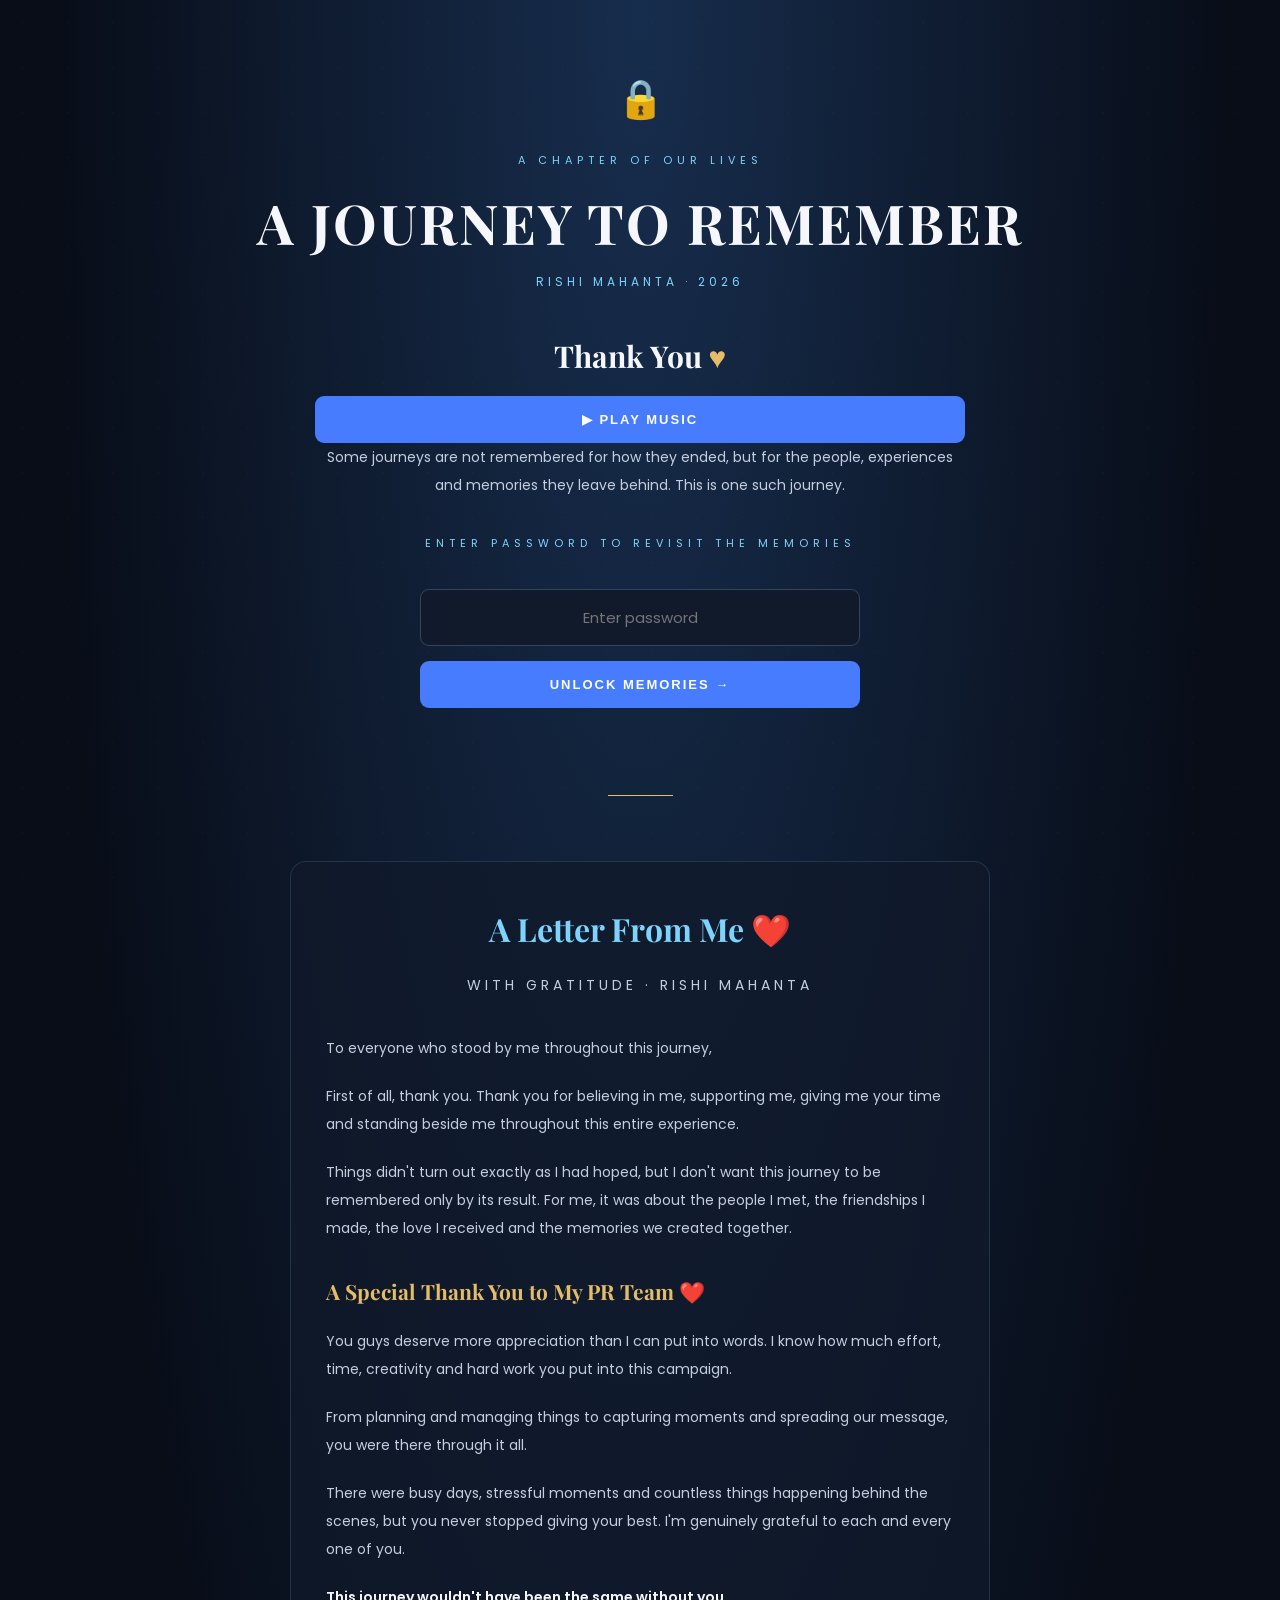
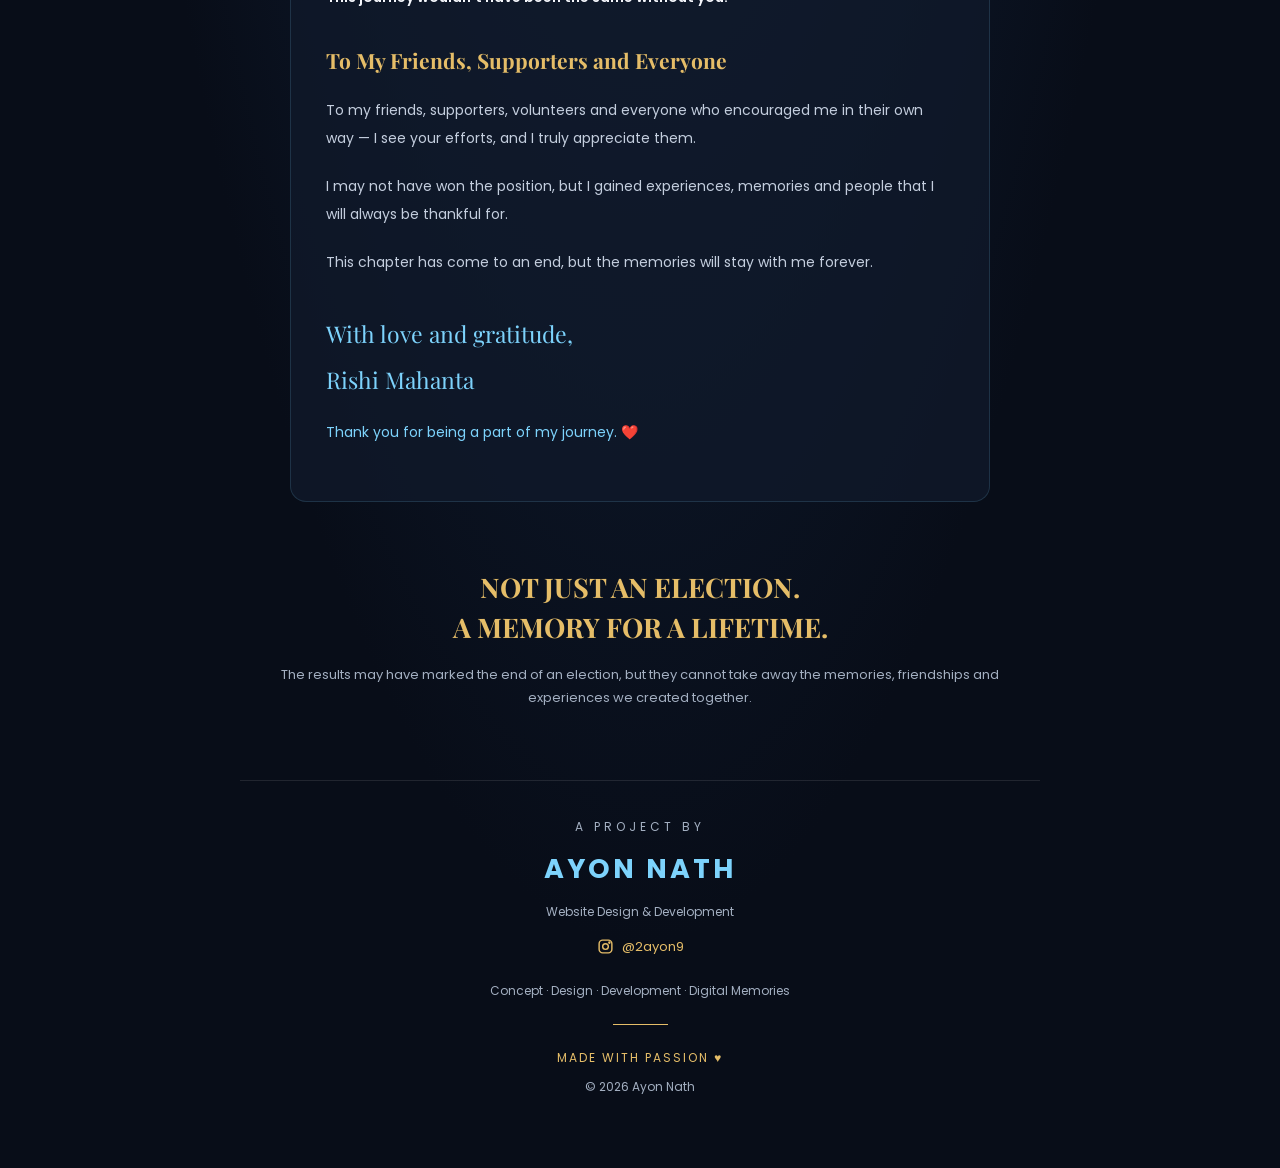
<file: index.html>
<!DOCTYPE html>
<html lang="en">
<head>
<meta charset="UTF-8">
<meta name="viewport" content="width=device-width, initial-scale=1.0">

<title>A Journey to Remember | Rishi Mahanta</title>

<meta name="description" content="A journey of memories, friendships and unforgettable moments. Rishi Mahanta 2026.">

<link rel="preconnect" href="https://fonts.googleapis.com">
<link rel="preconnect" href="https://fonts.gstatic.com" crossorigin>

<link href="https://fonts.googleapis.com/css2?family=Playfair+Display:wght@400;500;600;700&family=Poppins:wght@300;400;500;600&display=swap" rel="stylesheet">

<style>
* {
    margin: 0;
    padding: 0;
    box-sizing: border-box;
}

html {
    scroll-behavior: smooth;
}

body {
    min-height: 100vh;
    font-family: 'Poppins', sans-serif;
    background: radial-gradient(ellipse at 50% 0%, #172d4d 0%, #080d18 65%);
    color: #f5f7fc;
    overflow-x: hidden;
}

body::before {
    content: "";
    position: fixed;
    inset: 0;
    pointer-events: none;
    background-image: radial-gradient(circle, rgba(125,211,252,.2) 1px, transparent 1px);
    background-size: 45px 45px;
    opacity: .15;
}

.container {
    width: 100%;
    max-width: 850px;
    margin: auto;
    padding: 70px 25px 35px;
    position: relative;
    z-index: 1;
}

.hero {
    text-align: center;
    animation: appear 1.2s ease;
}

.lock {
    font-size: 38px;
    margin-bottom: 25px;
}

.tag {
    color: #7dd3fc;
    font-size: 11px;
    letter-spacing: 5px;
    margin-bottom: 20px;
}

h1 {
    font-family: 'Playfair Display', serif;
    font-size: clamp(30px, 7vw, 55px);
    letter-spacing: 2px;
    line-height: 1.2;
}

.subtitle {
    color: #7dd3fc;
    font-size: 12px;
    letter-spacing: 4px;
    margin-top: 18px;
}

.intro {
    max-width: 650px;
    margin: 45px auto 35px;
    text-align: center;
}

.intro h2 {
    font-family: 'Playfair Display', serif;
    font-size: 30px;
    margin-bottom: 20px;
}

.intro p {
    color: #c4cede;
    font-size: 14px;
    line-height: 2;
}

.password-section {
    max-width: 440px;
    margin: 35px auto;
    text-align: center;
}

.password-section .tag {
    line-height: 1.8;
}

input {
    width: 100%;
    padding: 16px;
    border: 1px solid #34445d;
    background: #101a2b;
    border-radius: 9px;
    color: white;
    font-size: 15px;
    font-family: inherit;
    outline: none;
    text-align: center;
    margin: 15px 0;
}

input:focus {
    border-color: #7dd3fc;
    box-shadow: 0 0 15px rgba(125,211,252,.12);
}

button {
    width: 100%;
    padding: 16px;
    background: #477cff;
    border: none;
    border-radius: 9px;
    color: white;
    font-weight: 600;
    font-size: 13px;
    letter-spacing: 2px;
    cursor: pointer;
    transition: .3s;
}

button:hover {
    background: #6592ff;
    transform: translateY(-3px);
}

#error {
    color: #ff8585;
    font-size: 12px;
    margin-top: 12px;
    min-height: 20px;
}

.divider {
    width: 65px;
    height: 1px;
    background: #e5bd68;
    margin: 55px auto;
}

.letter {
    max-width: 700px;
    margin: 65px auto;
    padding: 35px;
    background: rgba(16,26,43,.75);
    border: 1px solid rgba(125,211,252,.15);
    border-radius: 16px;
    line-height: 2;
}

.letter-heading {
    text-align: center;
    margin-bottom: 35px;
}

.letter-heading h2 {
    font-family: 'Playfair Display', serif;
    font-size: 32px;
    color: #7dd3fc;
}

.letter-heading p {
    color: #a3afc1;
    font-size: 10px;
    letter-spacing: 4px;
    margin-top: 10px;
}

.letter p {
    color: #c4cede;
    font-size: 14px;
    margin-bottom: 20px;
}

.letter h3 {
    font-family: 'Playfair Display', serif;
    color: #e5bd68;
    font-size: 21px;
    margin: 28px 0 15px;
}

.letter strong {
    color: #f5f7fc;
    font-weight: 600;
}

.signature {
    margin-top: 35px;
    color: #7dd3fc;
    font-family: 'Playfair Display', serif;
    font-size: 23px;
}

.closing {
    text-align: center;
    margin: 65px auto;
}

.closing h2 {
    font-family: 'Playfair Display', serif;
    font-size: 27px;
    line-height: 1.5;
    color: #e5bd68;
}

.closing p {
    color: #a3afc1;
    font-size: 13px;
    margin-top: 15px;
    line-height: 1.8;
}

.credits {
    margin-top: 70px;
    padding: 35px 15px;
    text-align: center;
    border-top: 1px solid rgba(255,255,255,.1);
}

.credit-label {
    color: #a3afc1;
    font-size: 11px;
    letter-spacing: 4px;
}

.credits h2 {
    font-family: 'Poppins', sans-serif;
    color: #7dd3fc;
    font-size: 27px;
    letter-spacing: 3px;
    margin: 12px 0;
}

.credits p {
    font-size: 12px;
    color: #a3afc1;
    line-height: 1.8;
}

.credit-instagram {
    display: inline-flex;
    align-items: center;
    gap: 8px;
    color: #e5bd68;
    text-decoration: none;
    font-size: 13px;
    margin-top: 14px;
    transition: .3s;
}

.credit-instagram:hover {
    color: #7dd3fc;
    transform: translateY(-2px);
}

.credit-work {
    margin-top: 18px;
}

.credit-line {
    width: 55px;
    height: 1px;
    background: #e5bd68;
    margin: 22px auto;
}

.credits .credit-bottom {
    color: #e5bd68;
    letter-spacing: 2px;
}

.credits .copyright {
    margin-top: 8px;
}

@keyframes appear {
    from {
        opacity: 0;
        transform: translateY(25px);
    }

    to {
        opacity: 1;
        transform: translateY(0);
    }
}

@media (max-width: 600px) {
    .container {
        padding: 50px 18px 25px;
    }

    .letter {
        padding: 24px 19px;
    }

    .letter-heading h2 {
        font-size: 27px;
    }

    .letter p {
        font-size: 13px;
    }

    .tag {
        letter-spacing: 3px;
    }

    .intro h2 {
        font-size: 26px;
    }

    .closing h2 {
        font-size: 23px;
    }
    .music-button {
    width: auto;
    min-width: unset;
    padding: 7px 16px;
    display: inline-block;
    margin: 12px auto;
    font-size: 9px;
    letter-spacing: 1px;
    border-radius: 20px;
}
}
</style>
</head>

<body>

<!-- BACKGROUND MUSIC: ENTRANCE PAGE ONLY -->
<audio id="backgroundMusic" loop preload="auto">
    <source src="./memory-music.mp3" type="audio/mpeg">
</audio>

<main class="container">

    <!-- HERO SECTION -->
    <section class="hero">

        <div class="lock">🔒</div>

        <p class="tag">A CHAPTER OF OUR LIVES</p>

        <h1>A JOURNEY TO REMEMBER</h1>

        <p class="subtitle">
            RISHI MAHANTA · 2026
        </p>

    </section>

    <!-- INTRODUCTION -->
    <section class="intro">

        <h2>Thank You <span style="color:#e5bd68;">♥</span></h2>
        <button type="button" id="musicButton" class="music-button">
    ▶ PLAY MUSIC
</button>

        <p>
            Some journeys are not remembered for how they ended,
            but for the people, experiences and memories they leave behind.
            This is one such journey.
        </p>

    </section>

    <!-- PASSWORD SECTION -->
    <section class="password-section">

        <p class="tag">
            ENTER PASSWORD TO REVISIT THE MEMORIES
        </p>

        <form id="unlockForm">

            <input
                type="password"
                id="password"
                placeholder="Enter password"
                autocomplete="off"
                required
            >

            <button type="submit">
                UNLOCK MEMORIES →
            </button>

        </form>

        <p id="error"></p>

    </section>

    <div class="divider"></div>

    <!-- PERSONAL LETTER FROM RISHI -->
    <section class="letter">

        <div class="letter-heading">

            <h2>A Letter From Me ❤️</h2>

            <p>WITH GRATITUDE · RISHI MAHANTA</p>

        </div>

        <p>
            To everyone who stood by me throughout this journey,
        </p>

        <p>
            First of all, thank you. Thank you for believing in me,
            supporting me, giving me your time and standing beside
            me throughout this entire experience.
        </p>

        <p>
            Things didn't turn out exactly as I had hoped, but I
            don't want this journey to be remembered only by its
            result. For me, it was about the people I met, the
            friendships I made, the love I received and the
            memories we created together.
        </p>

        <h3>A Special Thank You to My PR Team ❤️</h3>

        <p>
            You guys deserve more appreciation than I can put
            into words. I know how much effort, time, creativity
            and hard work you put into this campaign.
        </p>

        <p>
            From planning and managing things to capturing
            moments and spreading our message, you were there
            through it all.
        </p>

        <p>
            There were busy days, stressful moments and countless
            things happening behind the scenes, but you never
            stopped giving your best. I'm genuinely grateful to
            each and every one of you.
        </p>

        <p>
            <strong>
                This journey wouldn't have been the same without you.
            </strong>
        </p>

        <h3>To My Friends, Supporters and Everyone</h3>

        <p>
            To my friends, supporters, volunteers and everyone
            who encouraged me in their own way — I see your
            efforts, and I truly appreciate them.
        </p>

        <p>
            I may not have won the position, but I gained
            experiences, memories and people that I will always
            be thankful for.
        </p>

        <p>
            This chapter has come to an end, but the memories
            will stay with me forever.
        </p>

        <div class="signature">
            With love and gratitude,<br>
            Rishi Mahanta
        </div>

        <p style="color:#7dd3fc; margin-top:15px;">
            Thank you for being a part of my journey. ❤️
        </p>

    </section>

    <!-- CLOSING SECTION -->
    <section class="closing">

        <h2>
            NOT JUST AN ELECTION.<br>
            A MEMORY FOR A LIFETIME.
        </h2>

        <p>
            The results may have marked the end of an election,
            but they cannot take away the memories, friendships
            and experiences we created together.
        </p>

    </section>

    <!-- DEVELOPER CREDITS -->
    <footer class="credits">

        <p class="credit-label">
            A PROJECT BY
        </p>

        <h2>AYON NATH</h2>

        <p>
            Website Design &amp; Development
        </p>

        <a
            href="https://www.instagram.com/2ayon9/"
            target="_blank"
            rel="noopener noreferrer"
            class="credit-instagram"
        >

            <svg xmlns="http://www.w3.org/2000/svg"
                 width="17" height="17"
                 viewBox="0 0 24 24"
                 fill="none"
                 stroke="currentColor"
                 stroke-width="2"
                 stroke-linecap="round"
                 stroke-linejoin="round">

                <rect x="3" y="3" width="18" height="18" rx="5"/>
                <circle cx="12" cy="12" r="4"/>
                <circle cx="17.5" cy="6.5" r=".8" fill="currentColor"/>

            </svg>

            @2ayon9

        </a>

        <p class="credit-work">
            Concept · Design · Development · Digital Memories
        </p>

        <div class="credit-line"></div>

        <p class="credit-bottom">
            MADE WITH PASSION ♥
        </p>

        <p class="copyright">
            © 2026 Ayon Nath
        </p>

    </footer>

</main>

<!-- JAVASCRIPT -->
<script>

// MUSIC PLAY / PAUSE BUTTON
const music = document.getElementById("backgroundMusic");
const musicButton = document.getElementById("musicButton");

musicButton.addEventListener("click", async function() {
    try {
        if (music.paused) {
            await music.play();
            musicButton.textContent = "⏸ PAUSE MUSIC";
        } else {
            music.pause();
            musicButton.textContent = "▶ PLAY MUSIC";
        }
    } catch (error) {
        console.log("Music playback error:", error);
    }
});

music.addEventListener("ended", function() {
    musicButton.textContent = "▶ PLAY MUSIC";
});

// PASSWORD VALIDATION
const correctPassword = "RISHI2026";

const unlockForm = document.getElementById("unlockForm");

unlockForm.addEventListener("submit", function(event) {
    event.preventDefault();

    const enteredPassword = document.getElementById("password").value.trim();
    const errorMessage = document.getElementById("error");

    if (enteredPassword === correctPassword) {
        window.location.href = "home.html";
    } else {
        errorMessage.textContent = "Incorrect password. Please try again.";
        document.getElementById("password").value = "";
    }
});

// START MUSIC WHEN VISITOR SCROLLS

window.addEventListener("scroll", startMusicOnScroll, {
    passive: true
});
</script>

</body>
</html>
</file>
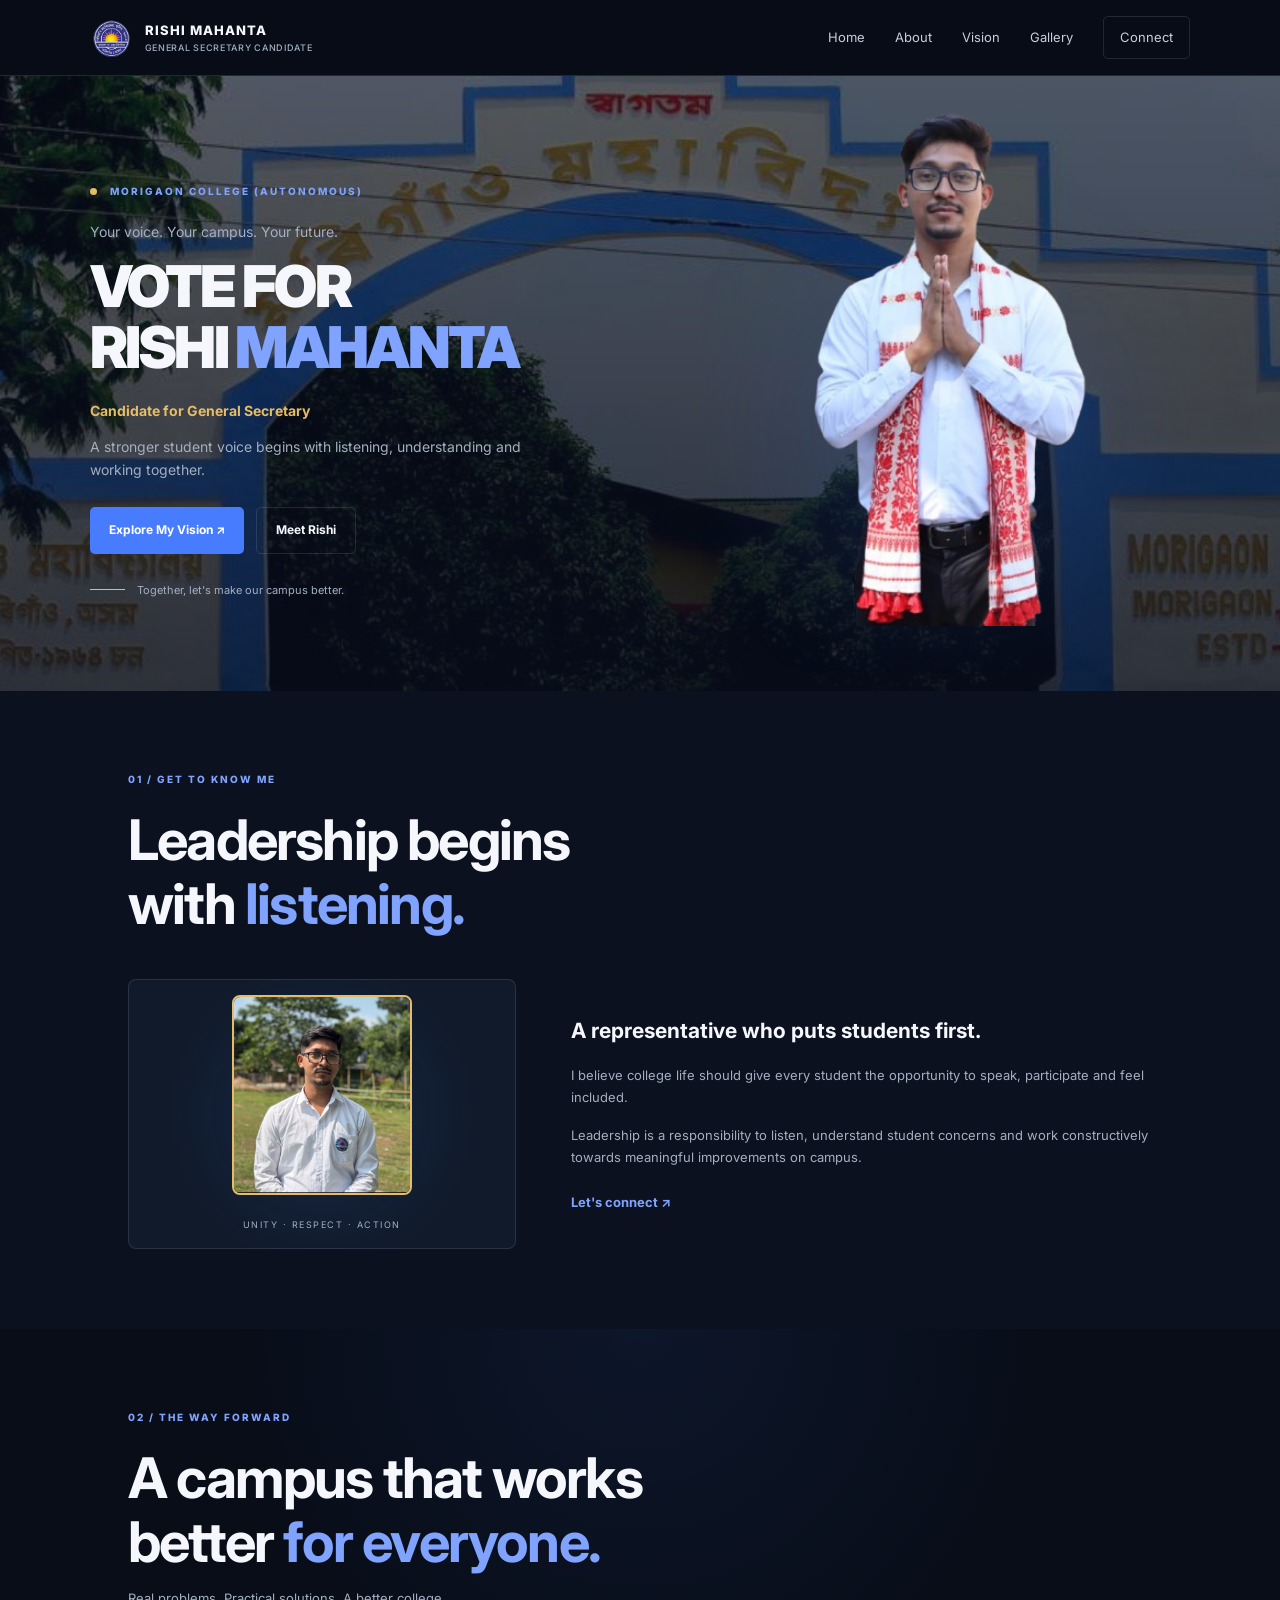
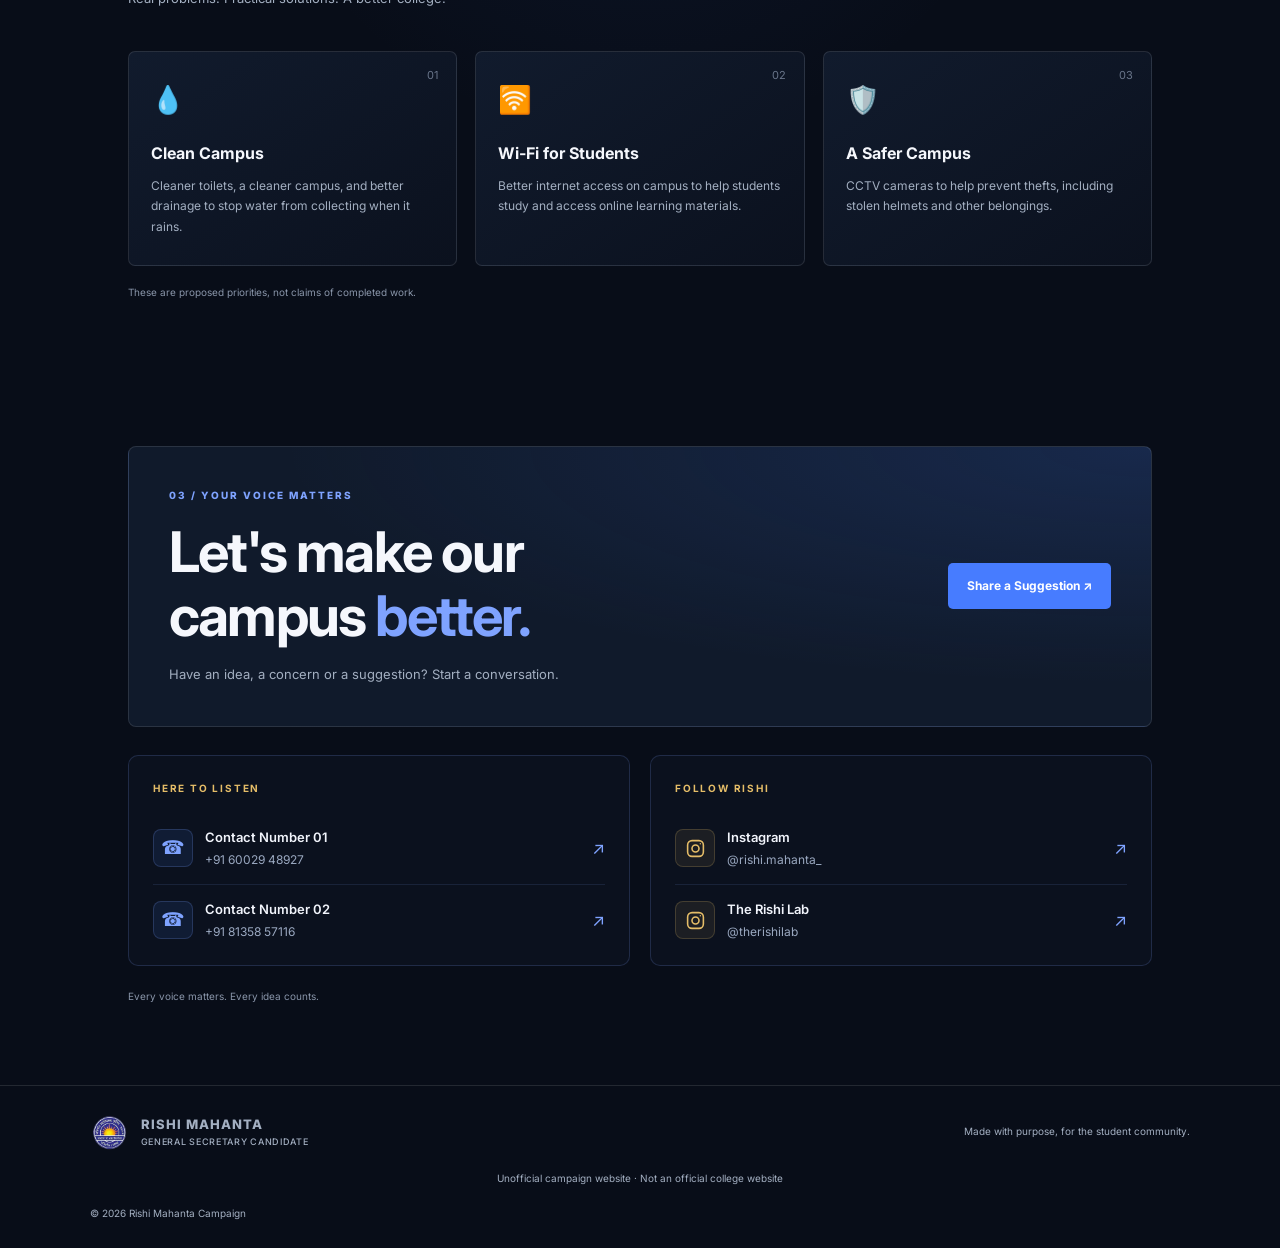
<file: home.html>
<!DOCTYPE html>
<html lang="en">
<head>
  <meta charset="UTF-8">
  <meta name="viewport" content="width=device-width, initial-scale=1.0">
  <meta name="theme-color" content="#080d18">
  <meta name="description" content="Meet Rishi Mahanta, candidate for General Secretary at Morigaon College (Autonomous).">
  <title>Rishi Mahanta | General Secretary Candidate</title>

  <link rel="preconnect" href="https://fonts.googleapis.com">
  <link rel="preconnect" href="https://fonts.gstatic.com" crossorigin>
  <link href="https://fonts.googleapis.com/css2?family=Inter:wght@400;500;600;700;800;900&display=swap" rel="stylesheet">

  <link rel="stylesheet" href="style.css">
  <script src="script.js" defer></script>
</head>

<body>

<header class="header">
  <a class="brand" href="#home" aria-label="Rishi Mahanta home">
    <img
      src="./morigaon-college-logo.png"
      alt="Morigaon College logo"
      class="college-logo"
    >
    <span class="brand-text">
      RISHI MAHANTA
      <small>GENERAL SECRETARY CANDIDATE</small>
    </span>
  </a>

  <button
    class="menu-toggle"
    id="menuToggle"
    aria-label="Open navigation"
    aria-expanded="false"
    aria-controls="navigation"
  >☰</button>

  <nav class="navigation" id="navigation">
    <a href="#home">Home</a>
    <a href="#about">About</a>
    <a href="#vision">Vision</a>
    <a href="./gallery.html">Gallery</a>
    <a href="#contact" class="nav-cta">Connect</a>
  </nav>
</header>

<main>

  <!-- HERO SECTION -->
  <section class="hero section" id="home">

    <div class="hero-content reveal">
      <p class="eyebrow">
        <span class="eyebrow-dot"></span>
        MORIGAON COLLEGE (AUTONOMOUS)
      </p>

      <p class="hero-intro">Your voice. Your campus. Your future.</p>

      <h1>
        VOTE FOR<br>
        RISHI <span>MAHANTA</span>
      </h1>

      <p class="candidate-role">Candidate for General Secretary</p>

      <p class="hero-description">
        A stronger student voice begins with listening,
        understanding and working together.
      </p>

      <div class="hero-actions">
        <a href="#vision" class="button button-primary">
          Explore My Vision ↗
        </a>
        <a href="#about" class="button button-outline">
          Meet Rishi
        </a>
      </div>

      <div class="hero-note">
        <span class="note-line"></span>
        Together, let's make our campus better.
      </div>
    </div>

    <!-- LARGER CANDIDATE PHOTO -->
    <div class="hero-visual reveal">
      <div class="portrait-glow"></div>

      <div class="portrait-frame">
        <img
          src="./Rishi Namaskar.png"
          alt="Rishi Mahanta wearing a traditional Assamese gamusa"
          class="candidate-photo"
        >
      </div>
    </div>

  </section>

  <!-- ABOUT SECTION -->
  <section class="about section" id="about">

    <div class="section-heading reveal">
      <p class="eyebrow">01 / GET TO KNOW ME</p>
      <h2>
        Leadership begins<br>
        with <span>listening.</span>
      </h2>
    </div>

    <div class="about-grid">

    <div class="about-symbol reveal">
    <img
        src="./Rishi portrait.jpeg"
        alt="Rishi Mahanta"
        class="about-photo"
        style="width: 180px; height: 200px; max-width: 180px; object-fit: cover; object-position: center top; display: block; flex: 0 0 200px; border-radius: 8px; border: 2px solid #e5bd68;"

    >
    <p class="symbol-caption">UNITY · RESPECT · ACTION</p>
</div>

      <div class="about-copy reveal">
        <h3>A representative who puts students first.</h3>

        <p>
          I believe college life should give every student
          the opportunity to speak, participate and feel included.
        </p>

        <p>
          Leadership is a responsibility to listen, understand
          student concerns and work constructively towards
          meaningful improvements on campus.
        </p>

        <a href="#contact" class="text-link">Let's connect ↗</a>
      </div>

    </div>
  </section>

  <!-- VISION SECTION -->
  <section class="vision section" id="vision">

    <div class="section-heading reveal">
      <p class="eyebrow">02 / THE WAY FORWARD</p>

      <h2>
        A campus that works<br>
        better <span>for everyone.</span>
      </h2>

      <p class="section-description">
        Real problems. Practical solutions. A better college.
      </p>
    </div>

    <div class="vision-grid">

      <article class="vision-card reveal">
        <span class="card-number">01</span>
        <span class="card-icon" aria-hidden="true">💧</span>
        <h3>Clean Campus</h3>
        <p>
          Cleaner toilets, a cleaner campus, and better drainage
          to stop water from collecting when it rains.
        </p>
      </article>

      <article class="vision-card reveal">
        <span class="card-number">02</span>
        <span class="card-icon" aria-hidden="true">🛜</span>
        <h3>Wi-Fi for Students</h3>
        <p>
          Better internet access on campus to help students study
          and access online learning materials.
        </p>
      </article>

      <article class="vision-card reveal">
        <span class="card-number">03</span>
        <span class="card-icon" aria-hidden="true">🛡️</span>
        <h3>A Safer Campus</h3>
        <p>
          CCTV cameras to help prevent thefts, including stolen
  helmets and other belongings.
        </p>
      </article>

    </div>

    <p class="vision-disclaimer">
      These are proposed priorities, not claims of completed work.
    </p>

  </section>


<!-- CONTACT SECTION -->
<section class="contact section" id="contact">

  <div class="contact-panel reveal">
    <div>
      <p class="eyebrow">03 / YOUR VOICE MATTERS</p>

      <h2>
        Let's make our<br>
        campus <span>better.</span>
      </h2>

      <p class="contact-description">
        Have an idea, a concern or a suggestion?
        Start a conversation.
      </p>
    </div>

    <a
      class="button button-primary"
      href="mailto:rishi12mahanta@gmail.com?subject=Student%20Suggestion"
    >
      Share a Suggestion ↗
    </a>
  </div>

  <div class="contact-links reveal">

    <div class="contact-group">
      <p class="contact-group-label">HERE TO LISTEN</p>

      <a class="contact-link" href="tel:+916002948927">
        <span class="contact-icon" aria-hidden="true">☎</span>
        <span class="contact-link-text">
          <span class="contact-link-title">Contact Number 01</span>
          <span class="contact-link-detail">+91 60029 48927</span>
        </span>
        <span class="contact-arrow">↗</span>
      </a>

      <a class="contact-link" href="tel:+918135857116">
        <span class="contact-icon" aria-hidden="true">☎</span>
        <span class="contact-link-text">
          <span class="contact-link-title">Contact Number 02</span>
          <span class="contact-link-detail">+91 81358 57116</span>
        </span>
        <span class="contact-arrow">↗</span>
      </a>
    </div>

    <div class="contact-group">
      <p class="contact-group-label">FOLLOW RISHI</p>

      <a
        class="contact-link"
        href="https://www.instagram.com/rishi.mahanta_/"
        target="_blank"
        rel="noopener noreferrer"
      >
      
<span class="contact-icon instagram-icon">
  <svg
    xmlns="http://www.w3.org/2000/svg"
    width="21"
    height="21"
    viewBox="0 0 24 24"
    fill="none"
    stroke="currentColor"
    stroke-width="1.8"
    stroke-linecap="round"
    stroke-linejoin="round"
    aria-hidden="true"
  >
    <rect x="3" y="3" width="18" height="18" rx="5"/>
    <circle cx="12" cy="12" r="4"/>
    <circle cx="17.5" cy="6.5" r="0.8" fill="currentColor" stroke="none"/>
  </svg>
</span>

        <span class="contact-link-text">
          <span class="contact-link-title">Instagram</span>
          <span class="contact-link-detail">@rishi.mahanta_</span>
        </span>
        <span class="contact-arrow">↗</span>
      </a>

      <a
        class="contact-link"
        href="https://www.instagram.com/therishilab/"
        target="_blank"
        rel="noopener noreferrer"
      >
      
<span class="contact-icon instagram-icon">
  <svg
    xmlns="http://www.w3.org/2000/svg"
    width="21"
    height="21"
    viewBox="0 0 24 24"
    fill="none"
    stroke="currentColor"
    stroke-width="1.8"
    stroke-linecap="round"
    stroke-linejoin="round"
    aria-hidden="true"
  >
    <rect x="3" y="3" width="18" height="18" rx="5"/>
    <circle cx="12" cy="12" r="4"/>
    <circle cx="17.5" cy="6.5" r="0.8" fill="currentColor" stroke="none"/>
  </svg>
</span>

        <span class="contact-link-text">
          <span class="contact-link-title">The Rishi Lab</span>
          <span class="contact-link-detail">@therishilab</span>
        </span>
        <span class="contact-arrow">↗</span>
      </a>
    </div>

  </div>

  <p class="contact-note">
    Every voice matters. Every idea counts.
  </p>

</section>


<!-- FOOTER -->
<footer class="footer">

  <a class="brand" href="#home">
    <img
      src="./morigaon-college-logo.png"
      alt="Morigaon College logo"
      class="college-logo"
    >
    <span class="brand-text">
      RISHI MAHANTA
      <small>GENERAL SECRETARY CANDIDATE</small>
    </span>
  </a>

  <p>Made with purpose, for the student community.</p>

  <p class="footer-small">
    Unofficial campaign website · Not an official college website
  </p>

  <p>© <span id="year"></span> Rishi Mahanta Campaign</p>

</footer>

</body>
</html>
</file>
<file: style.css>
/* ==========================================
   RISHI MAHANTA CAMPAIGN WEBSITE
   ORIGINAL RESPONSIVE STYLESHEET
========================================== */

:root {
    --bg: #080d18;
    --panel: #101a2b;
    --blue: #477cff;
    --light-blue: #7fa3ff;
    --gold: #e5bd68;
    --white: #f5f7fc;
    --muted: #a3afc1;
    --border: rgba(255, 255, 255, 0.11);
}

* {
    margin: 0;
    padding: 0;
    box-sizing: border-box;
}

html {
    scroll-behavior: smooth;
    scroll-padding-top: 85px;
}

body {
    background: var(--bg);
    color: var(--white);
    font-family: "Inter", Arial, sans-serif;
    line-height: 1.7;
    overflow-x: hidden;
}

a {
    color: inherit;
    text-decoration: none;
}

button {
    font: inherit;
}

/* ==========================================
   HEADER
========================================== */

.header {
    min-height: 76px;
    padding: 10px 7%;
    display: flex;
    align-items: center;
    justify-content: space-between;
    gap: 20px;
    position: sticky;
    top: 0;
    z-index: 100;
    background: rgba(8, 13, 24, 0.97);
    border-bottom: 1px solid var(--border);
    backdrop-filter: blur(14px);
}

.brand {
    display: flex;
    align-items: center;
    gap: 11px;
    min-width: 0;
}

.college-logo {
    display: block;
    width: 44px;
    height: 44px;
    max-width: 44px;
    max-height: 44px;
    object-fit: contain;
    flex: 0 0 44px;
}

.brand-text {
    font-size: 13px;
    font-weight: 800;
    letter-spacing: 1px;
    line-height: 1.5;
}

.brand-text small {
    display: block;
    color: var(--muted);
    font-size: 9px;
    font-weight: 500;
    letter-spacing: 0.7px;
}

.navigation {
    display: flex;
    align-items: center;
    gap: 30px;
    color: #c7cede;
    font-size: 13px;
}

.navigation a {
    transition: color 0.2s ease;
}

.navigation a:hover {
    color: var(--light-blue);
}

.nav-cta {
    padding: 9px 16px;
    border: 1px solid var(--border);
    border-radius: 5px;
}

.menu-toggle {
    display: none;
    background: transparent;
    color: white;
    border: 0;
    font-size: 26px;
    cursor: pointer;
}

/* ==========================================
   SHARED SECTIONS
========================================== */

.section {
    padding: 80px 10%;
}

.eyebrow {
    color: var(--light-blue);
    font-size: 10px;
    font-weight: 800;
    letter-spacing: 2px;
    margin-bottom: 20px;
}

.eyebrow-dot {
    display: inline-block;
    width: 7px;
    height: 7px;
    background: var(--gold);
    border-radius: 50%;
    margin-right: 9px;
}

.section-heading {
    margin-bottom: 42px;
}

.section-heading h2,
.contact h2 {
    font-size: clamp(34px, 4.5vw, 56px);
    line-height: 1.15;
    letter-spacing: -1.8px;
}

.section-heading h2 span,
.contact h2 span {
    color: var(--light-blue);
}

/* ==========================================
   HERO SECTION
========================================== */

.hero {
    min-height: 610px;
    padding: 35px 7% 20px;
    display: grid;
    grid-template-columns: minmax(0, 1.1fr) minmax(0, 0.9fr);
    align-items: center;
    gap: 15px;
    position: relative;
    isolation: isolate;
    overflow: hidden;

    background-image:
        linear-gradient(
            rgba(7, 13, 28, 0.65),
            rgba(7, 13, 28, 0.82)
        ),
        url("./Mori_Banner.jpg");

    background-size: cover;
    background-position: center;
    background-repeat: no-repeat;
}

.hero-content {
    position: relative;
    z-index: 2;
    min-width: 0;
}

.hero-intro {
    color: var(--muted);
    font-size: 14px;
    margin-bottom: 12px;
}

.hero h1 {
    font-size: clamp(39px, 4.5vw, 68px);
    font-weight: 900;
    letter-spacing: -2.7px;
    line-height: 1.07;
}

.hero h1 span {
    color: var(--light-blue);
    white-space: nowrap;
}

.candidate-role {
    color: var(--gold);
    font-size: 14px;
    font-weight: 700;
    margin-top: 20px;
}

.hero-description {
    max-width: 440px;
    color: var(--muted);
    font-size: 14px;
    margin-top: 12px;
}

.hero-actions {
    display: flex;
    flex-wrap: wrap;
    gap: 12px;
    margin-top: 25px;
}

.button {
    display: inline-flex;
    align-items: center;
    justify-content: center;
    min-height: 46px;
    padding: 12px 19px;
    border-radius: 5px;
    font-size: 12px;
    font-weight: 700;
    transition: transform 0.2s ease, background 0.2s ease;
}

.button:hover {
    transform: translateY(-3px);
}

.button-primary {
    background: var(--blue);
    color: white;
}

.button-primary:hover {
    background: #3569e9;
}

.button-outline {
    border: 1px solid var(--border);
}

.hero-note {
    display: flex;
    align-items: center;
    gap: 12px;
    color: var(--muted);
    font-size: 11px;
    margin-top: 27px;
}

.note-line {
    width: 35px;
    height: 1px;
    background: var(--gold);
    flex-shrink: 0;
}

/* ==========================================
   CANDIDATE PHOTO — NO FRAME
========================================== */

.hero-visual {
    position: relative;
    width: 100%;
    height: 560px;
    min-width: 0;
    display: flex;
    justify-content: center;
    align-items: flex-end;
    overflow: hidden;
}

.portrait-glow {
    position: absolute;
    width: 100%;
    height: 85%;
    bottom: 0;
    background: radial-gradient(
        ellipse,
        rgba(47, 91, 180, 0.27),
        transparent 70%
    );
    filter: blur(40px);
    pointer-events: none;
}

.portrait-frame {
    position: relative;
    z-index: 1;
    width: 100%;
    max-width: 600px;
    height: 560px;
    display: flex;
    justify-content: center;
    align-items: flex-end;
    overflow: hidden;
    border: none;
    border-radius: 0;
    background: transparent;
}

.portrait-frame::before,
.portrait-frame::after {
    content: none !important;
    display: none !important;
}

.candidate-photo {
    display: block;
    width: 130%;
    height: 120%;
    max-width: none;
    max-height: none;
    object-fit: contain;
    object-position: center bottom;
    transform: translateY(-45px);
}

/* Hide old decorative elements */

.portrait-label,
.floating-mark {
    display: none !important;
}

/* ==========================================
   ABOUT SECTION
========================================== */

.about {
    background: #0b111e;
}

.about-grid {
    display: grid;
    grid-template-columns: 0.8fr 1.2fr;
    gap: 55px;
    align-items: center;
}

.about-symbol {
    min-height: 270px;
    display: flex;
    flex-direction: column;
    align-items: center;
    justify-content: center;
    gap: 22px;
    background:
        radial-gradient(
            circle,
            rgba(54, 93, 178, 0.2),
            transparent 65%
        ),
        var(--panel);
    border: 1px solid var(--border);
    border-radius: 8px;
}

.sun-circle {
    width: 125px;
    height: 125px;
    display: grid;
    place-items: center;
    border: 1px solid rgba(229, 189, 104, 0.5);
    border-radius: 50%;
    color: var(--gold);
    font-size: 82px;
}

.symbol-caption {
    color: var(--muted);
    font-size: 9px;
    letter-spacing: 1.5px;
}

.about-copy h3 {
    font-size: 21px;
    margin-bottom: 16px;
}

.about-copy p,
.contact-description {
    color: var(--muted);
    font-size: 13px;
    margin-bottom: 15px;
}

.text-link {
    display: inline-block;
    margin-top: 8px;
    color: var(--light-blue);
    font-size: 13px;
    font-weight: 700;
}

/* ==========================================
   VISION SECTION
========================================== */

.vision {
    background:
        radial-gradient(
            ellipse at 50% 0%,
            rgba(49, 88, 173, 0.12),
            transparent 45%
        ),
        var(--bg);
}

.section-description {
    margin-top: 12px;
    color: var(--muted);
    font-size: 13px;
}

.vision-grid {
    display: grid;
    grid-template-columns: repeat(3, minmax(0, 1fr));
    gap: 18px;
}

.vision-card {
    min-height: 215px;
    padding: 25px 22px;
    position: relative;
    background: linear-gradient(145deg, #111b2d, #0b111e);
    border: 1px solid var(--border);
    border-radius: 7px;
    transition: transform 0.25s ease, border-color 0.25s ease;
}

.vision-card:hover {
    transform: translateY(-5px);
    border-color: rgba(127, 163, 255, 0.5);
}

.card-number {
    position: absolute;
    top: 14px;
    right: 18px;
    color: #69758a;
    font-size: 11px;
}

.card-icon {
    display: block;
    color: var(--gold);
    font-size: 27px;
    margin-bottom: 17px;
}

.vision-card h3 {
    font-size: 16px;
    margin-bottom: 9px;
}

.vision-card p {
    color: var(--muted);
    font-size: 12px;
}

.vision-disclaimer {
    margin-top: 18px;
    color: #8995a9;
    font-size: 10px;
}

/* ==========================================
   CONTACT SECTION
========================================== */

.contact {
    padding-top: 65px;
    padding-bottom: 80px;
}

.contact-panel {
    display: flex;
    align-items: center;
    justify-content: space-between;
    gap: 28px;
    padding: 40px;
    border: 1px solid var(--border);
    border-radius: 8px;
    background:
        radial-gradient(
            ellipse at 100% 0%,
            rgba(55, 100, 205, 0.2),
            transparent 60%
        ),
        var(--panel);
}

.contact .eyebrow {
    margin-bottom: 16px;
}

.contact-description {
    margin-top: 15px;
    margin-bottom: 0;
}

.contact-note {
    margin-top: 12px;
    color: #8995a9;
    font-size: 10px;
}

/* ==========================================
   FOOTER
========================================== */

.footer {
    padding: 26px 7%;
    display: flex;
    align-items: center;
    justify-content: space-between;
    flex-wrap: wrap;
    gap: 18px;
    border-top: 1px solid var(--border);
    color: var(--muted);
    font-size: 10px;
}

.footer .college-logo {
    width: 40px;
    height: 40px;
    max-width: 40px;
    max-height: 40px;
    flex-basis: 40px;
}

.footer-small {
    width: 100%;
    text-align: center;
}

/* ==========================================
   SCROLL ANIMATION
========================================== */

.reveal {
    opacity: 0;
    transform: translateY(16px);
    transition: opacity 0.7s ease, transform 0.7s ease;
}

.reveal.visible {
    opacity: 1;
    transform: translateY(0);
}

@media (prefers-reduced-motion: reduce) {
    html {
        scroll-behavior: auto;
    }

    *,
    *::before,
    *::after {
        transition: none !important;
    }

    .reveal {
        opacity: 1;
        transform: none;
    }
}

/* ==========================================
   TABLET
========================================== */

@media (max-width: 900px) {
    .section {
        padding: 70px 7%;
    }

    .hero {
        min-height: 540px;
        padding: 35px 6% 20px;
        grid-template-columns: minmax(0, 1fr) minmax(0, 0.85fr);
        gap: 10px;
    }

    .hero h1 {
        font-size: clamp(36px, 5vw, 52px);
        letter-spacing: -2px;
    }

    .hero-visual,
    .portrait-frame {
        height: 470px;
    }

    .about-grid {
        gap: 30px;
    }

    .vision-grid {
        grid-template-columns: repeat(2, minmax(0, 1fr));
    }
}

/* ==========================================
   MOBILE
========================================== */

@media (max-width: 650px) {
    .header {
        min-height: 70px;
        padding: 10px 5%;
    }

    .brand {
        gap: 9px;
    }

    .brand-text {
        font-size: 10px;
        letter-spacing: 0.6px;
    }

    .brand-text small {
        font-size: 8px;
        letter-spacing: 0.3px;
    }

    .college-logo {
        width: 40px;
        height: 40px;
        max-width: 40px;
        max-height: 40px;
        flex-basis: 40px;
    }

    .menu-toggle {
        display: block;
    }

    .navigation {
        display: none;
        position: absolute;
        top: 69px;
        left: 0;
        right: 0;
        padding: 22px 6%;
        background: #0c1423;
        border-bottom: 1px solid var(--border);
        flex-direction: column;
        align-items: stretch;
        gap: 16px;
    }

    .navigation.open {
        display: flex;
    }

    .navigation .nav-cta {
        text-align: center;
    }

    .section {
        padding: 60px 6%;
    }

    .hero {
        min-height: auto;
        padding: 42px 6% 15px;
        grid-template-columns: 1fr;
        gap: 16px;
    }

    .hero h1 {
        font-size: clamp(39px, 10.5vw, 58px);
        letter-spacing: -1.8px;
        line-height: 1.08;
    }

    .candidate-role {
        margin-top: 17px;
    }

    .hero-description {
        font-size: 13px;
    }

    .hero-actions {
        margin-top: 22px;
    }

    .hero-note {
        margin-top: 23px;
    }

    .hero-visual,
    .portrait-frame {
        width: 100%;
        max-width: 460px;
        height: 460px;
        margin-left: auto;
        margin-right: auto;
    }

    .candidate-photo {
        transform: translateY(-25px);
    }

    .about-grid {
        grid-template-columns: 1fr;
        gap: 26px;
    }

    .about-symbol {
        min-height: 230px;
    }

    .vision-grid {
        grid-template-columns: 1fr;
    }

    .vision-card {
        min-height: auto;
    }

    .contact-panel {
        padding: 26px 21px;
        flex-direction: column;
        align-items: flex-start;
    }

    .contact-panel .button {
        width: 100%;
    }

    .footer {
        flex-direction: column;
        align-items: flex-start;
    }

    .footer-small {
        text-align: left;
    }
}

/* ==========================================
   SMALL PHONES
========================================== */

@media (max-width: 380px) {
    .brand-text {
        font-size: 9px;
    }

    .brand-text small {
        font-size: 7px;
    }

    .college-logo {
        width: 34px;
        height: 34px;
        max-width: 34px;
        max-height: 34px;
        flex-basis: 34px;
    }

    .hero h1 {
        font-size: 37px;
    }

    .hero-visual,
    .portrait-frame {
        height: 410px;
    }
    

}

/* ==========================================
   CONTACT SECTION — SOCIAL CARDS
   ========================================== */

.contact-links {
    display: grid;
    grid-template-columns: repeat(2, minmax(0, 1fr));
    gap: 20px;
    margin-top: 28px;
    align-items: stretch;
}

.contact-group {
    min-width: 0;
    padding: 24px;
    background: #0b111e;
    border: 1px solid rgba(127, 163, 255, 0.18);
    border-radius: 10px;
    transition: border-color 0.25s ease, transform 0.25s ease;
}

.contact-group:hover {
    border-color: rgba(127, 163, 255, 0.4);
    transform: translateY(-2px);
}

.contact-group-label {
    margin: 0 0 16px;
    color: #e5bd68;
    font-size: 10px;
    font-weight: 700;
    letter-spacing: 1.8px;
}

.contact-link {
    display: flex;
    align-items: center;
    gap: 12px;
    min-width: 0;
    padding: 15px 0;
    color: #f1f4fb;
    text-decoration: none;
    border-bottom: 1px solid rgba(127, 163, 255, 0.12);
    transition: padding 0.2s ease;
}

.contact-link:last-child {
    border-bottom: none;
    padding-bottom: 0;
}

.contact-link:hover {
    padding-left: 5px;
}

.contact-icon {
    display: grid;
    place-items: center;
    flex: 0 0 40px;
    width: 40px;
    height: 40px;
    color: #7fa3ff;
    background: rgba(71, 124, 255, 0.1);
    border: 1px solid rgba(127, 163, 255, 0.2);
    border-radius: 8px;
    font-size: 19px;
}

.instagram-icon {
    color: #e5bd68;
    background: rgba(229, 189, 104, 0.08);
    border-color: rgba(229, 189, 104, 0.2);
}

.contact-link-text {
    display: flex;
    flex: 1;
    flex-direction: column;
    gap: 5px;
    min-width: 0;
}

.contact-link-title {
    color: #f1f4fb;
    font-size: 13px;
    font-weight: 600;
    line-height: 1.4;
}

.contact-link-detail {
    color: #9aa8c0;
    font-size: 12px;
    line-height: 1.5;
    overflow-wrap: anywhere;
}

.contact-arrow {
    flex-shrink: 0;
    color: #7fa3ff;
    font-size: 17px;
    transition: transform 0.2s ease;
}

.contact-link:hover .contact-arrow {
    transform: translate(3px, -3px);
}

.contact-note {
    margin-top: 22px;
}

@media (max-width: 700px) {
    .contact-links {
        grid-template-columns: 1fr;
        gap: 16px;
        margin-top: 22px;
    }

    .contact-group {
        padding: 20px;
    }
}

@media (prefers-reduced-motion: reduce) {
    .contact-group,
    .contact-link,
    .contact-arrow {
        transition: none;
    }

    .contact-group:hover {
        transform: none;
    }
}


/* RESPONSIVE LAYOUT */
@media (max-width: 700px) {
  .contact-links {
    grid-template-columns: 1fr;
    gap: 16px;
    margin-top: 22px;
  }

  .contact-group {
    padding: 20px;
  }

  .contact-panel {
    gap: 24px;
  }

  .contact-link {
    gap: 11px;
  }
}

@media (prefers-reduced-motion: reduce) {
  .contact-group,
  .contact-link,
  .contact-arrow {
    transition: none;
  }

  .contact-group:hover {
    transform: none;
  }
}

/* Contact section — compact two-card layout */
.contact-links {
  display: grid;
  grid-template-columns: repeat(2, minmax(0, 1fr));
  gap: 20px;
  margin-top: 28px;
}

.contact-group {
  min-width: 0;
  padding: 24px;
  background: #0b111e;
  border: 1px solid rgba(127, 163, 255, 0.18);
  border-radius: 10px;
}

.contact-group-label {
  margin: 0 0 16px;
  color: #e5bd68;
  font-size: 10px;
  font-weight: 700;
  letter-spacing: 1.8px;
}

.contact-link {
  display: flex;
  align-items: center;
  gap: 12px;
  padding: 15px 0;
  color: #f1f4fb;
  text-decoration: none;
  border-bottom: 1px solid rgba(127, 163, 255, 0.12);
}

.contact-link:last-child {
  border-bottom: none;
  padding-bottom: 0;
}

.contact-icon {
  display: grid;
  place-items: center;
  flex-shrink: 0;
  width: 38px;
  height: 38px;
  color: #7fa3ff;
  background: rgba(71, 124, 255, 0.1);
  border: 1px solid rgba(127, 163, 255, 0.2);
  border-radius: 8px;
  font-size: 19px;
}

.instagram-icon {
  color: #e5bd68;
  background: rgba(229, 189, 104, 0.08);
  border-color: rgba(229, 189, 104, 0.2);
}

.contact-link-text {
  display: flex;
  flex: 1;
  flex-direction: column;
  gap: 5px;
  min-width: 0;
}

.contact-link-title {
  color: #f1f4fb;
  font-size: 13px;
  font-weight: 600;
}

.contact-link-detail {
  color: #9aa8c0;
  font-size: 12px;
  overflow-wrap: anywhere;
}

.contact-arrow {
  color: #7fa3ff;
  flex-shrink: 0;
}

@media (max-width: 600px) {
  .contact-links {
    grid-template-columns: 1fr;
    gap: 14px;
  }

  .contact-group {
    padding: 20px;
  }
}
</file>
